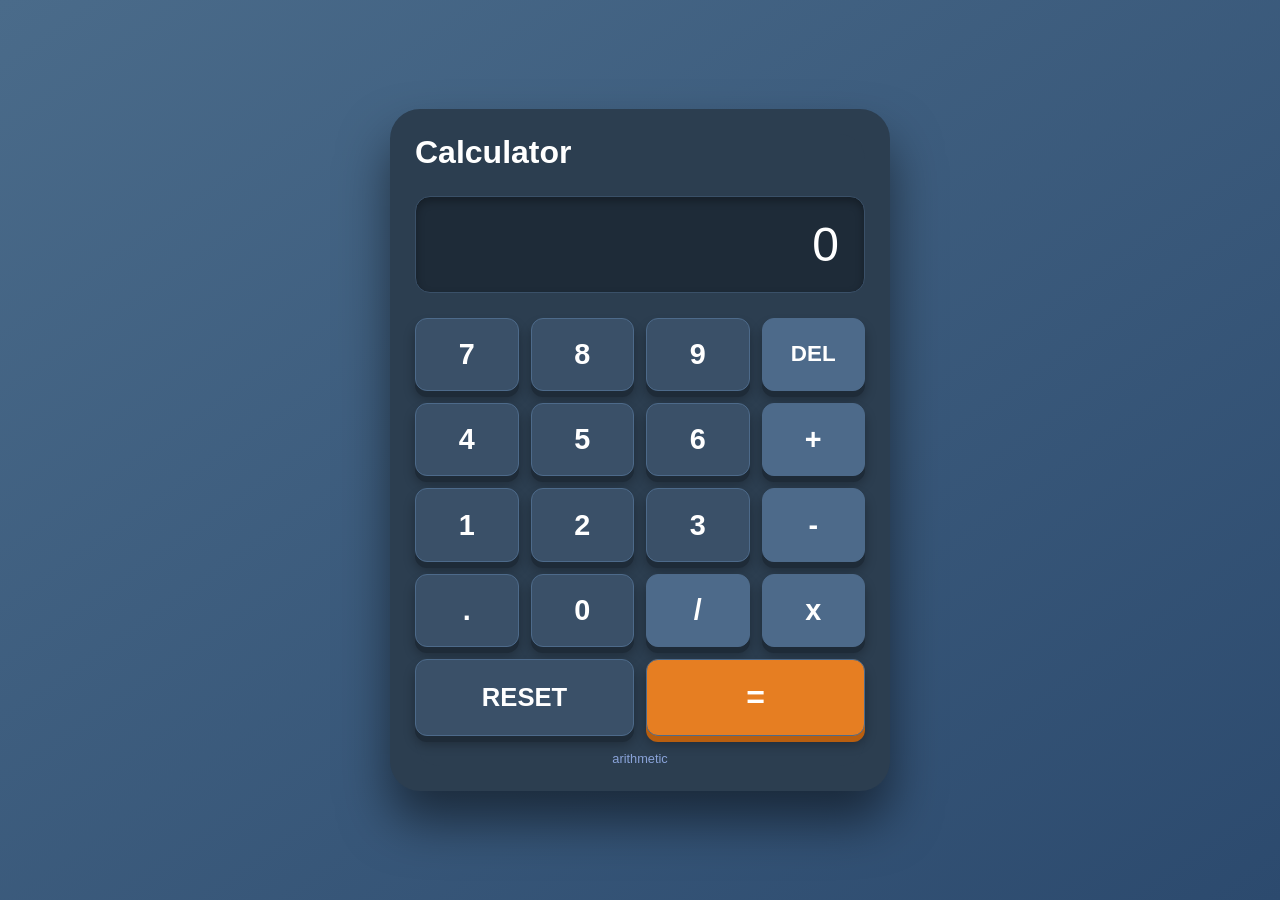
<file: Calculator/index.html>
<!DOCTYPE html>
<html lang="en">

<head>
    <meta charset="UTF-8">
    <title>Calculator UI</title>
    <link rel="stylesheet" href="style.css">
</head>

<body>

    <div class="calculator">
        <div class="calculator-inner">

            <div class="header">
                <div class="logo">Calculator</div>
            </div>

            <div class="display">
                <input type="text" class="result-field" value="0">
            </div>

            <div class="buttons">

                <button class="btn">7</button>
                <button class="btn">8</button>
                <button class="btn">9</button>
                <button class="btn operator del">DEL</button>

                <button class="btn">4</button>
                <button class="btn">5</button>
                <button class="btn">6</button>
                <button class="btn operator">+</button>

                <button class="btn">1</button>
                <button class="btn">2</button>
                <button class="btn">3</button>
                <button class="btn operator">-</button>

                <button class="btn">.</button>
                <button class="btn">0</button>
                <button class="btn operator">/</button>
                <button class="btn operator">x</button>

                <button class="btn reset">RESET</button>
                <button class="btn equals">=</button>

            </div>

            <div class="credit">
                arithmetic
            </div>

        </div>
    </div>

</body>

</html>
</file>
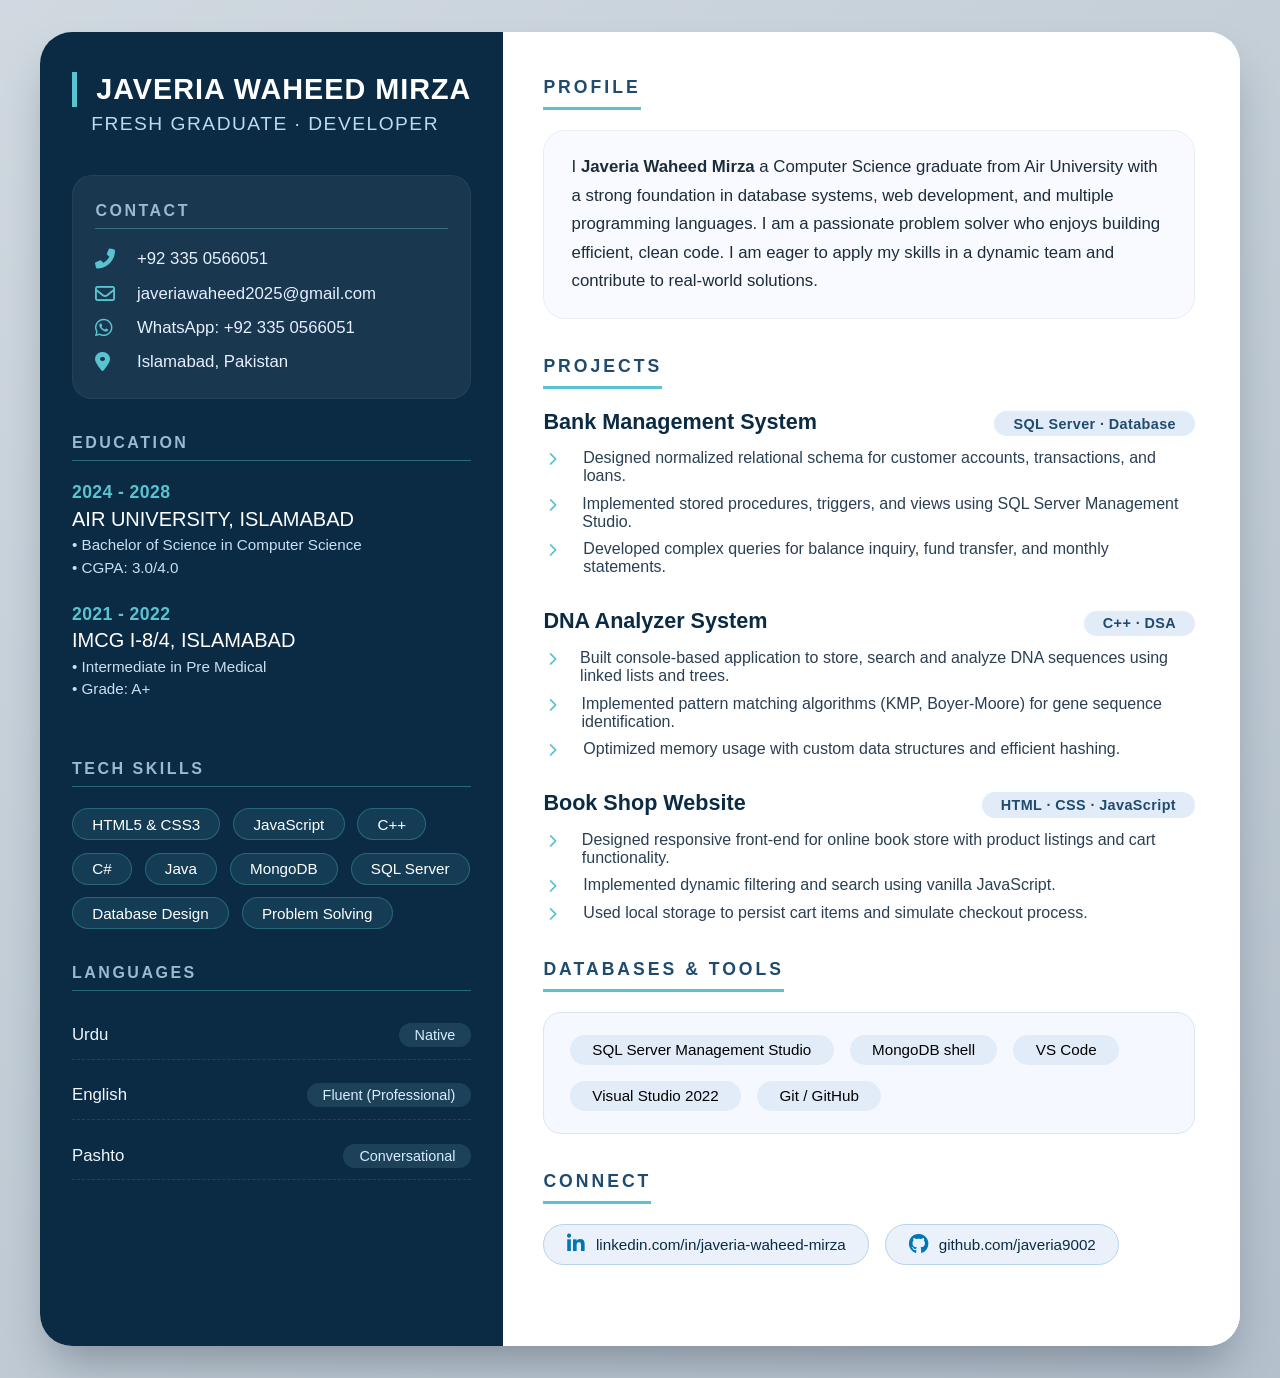
<file: CV/index.html>
<!DOCTYPE html>
<html lang="en">
<head>
    <meta charset="UTF-8">
    <meta name="viewport" content="width=device-width, initial-scale=1.0">
    <title>Javeria Waheed Mirza · CV</title>
    <link rel="stylesheet" href="https://cdnjs.cloudflare.com/ajax/libs/font-awesome/6.0.0-beta3/css/all.min.css">
    <link rel="stylesheet" href="style.css">
</head>
<body>
    <div class="cv-card">
        <div class="left-panel">
            <div class="name-title">
                <h1>JAVERIA WAHEED MIRZA</h1>
                <h2>FRESH GRADUATE · DEVELOPER</h2>
            </div>

            <div class="contact-section">
                <div class="section-title">CONTACT</div>
                <div class="contact-detail">
                    <div class="contact-item"><i class="fas fa-phone-alt"></i> +92 335 0566051</div>
                    <div class="contact-item"><i class="far fa-envelope"></i> javeriawaheed2025@gmail.com</div>
                    <div class="contact-item"><i class="fab fa-whatsapp"></i> WhatsApp: +92 335 0566051</div>
                    <div class="contact-item"><i class="fas fa-map-marker-alt"></i> Islamabad, Pakistan</div>
                </div>
            </div>

            <div>
                <div class="section-title">EDUCATION</div>
                <div class="edu-block">
                    <div class="edu-years">2024 - 2028</div>
                    <div class="edu-school">AIR UNIVERSITY, ISLAMABAD</div>
                    <div class="edu-desc">• Bachelor of Science in Computer Science<br>• CGPA: 3.0/4.0</div>
                </div>
                <div class="edu-block">
                    <div class="edu-years">2021 - 2022</div>
                    <div class="edu-school">IMCG I-8/4, ISLAMABAD</div>
                    <div class="edu-desc">• Intermediate in Pre Medical<br>• Grade: A+</div>
                </div>
            </div>

            <div>
                <div class="section-title">TECH SKILLS</div>
                <div class="skill-tags">
                    <span class="skill-tag">HTML5 & CSS3</span>
                    <span class="skill-tag">JavaScript</span>
                    <span class="skill-tag">C++</span>
                    <span class="skill-tag">C#</span>
                    <span class="skill-tag">Java</span>
                    <span class="skill-tag">MongoDB</span>
                    <span class="skill-tag">SQL Server</span>
                    <span class="skill-tag">Database Design</span>
                    <span class="skill-tag">Problem Solving</span>
                </div>
            </div>

            <div>
                <div class="section-title">LANGUAGES</div>
                <div class="lang-tags">
                    <div class="lang-item"><span class="lang-name">Urdu</span><span class="lang-level">Native</span></div>
                    <div class="lang-item"><span class="lang-name">English</span><span class="lang-level">Fluent (Professional)</span></div>
                    <div class="lang-item"><span class="lang-name">Pashto</span><span class="lang-level">Conversational</span></div>
                </div>
            </div>
        </div>

        <div class="right-panel">
            <div class="right-section">
                <div class="right-title">PROFILE</div>
                <div class="profile-text">
                    I <strong>Javeria Waheed Mirza</strong> a Computer Science graduate from Air University with a strong foundation in database systems, web development, and multiple programming languages. I am a passionate problem solver who enjoys building efficient, clean code. I am eager to apply my skills in a dynamic team and contribute to real-world solutions.
                </div>
            </div>

            <div class="right-section">
                <div class="right-title">PROJECTS</div>
                
                <div class="work-item">
                    <div class="work-header">
                        <span class="work-company">Bank Management System</span>
                        <span class="work-date">SQL Server · Database</span>
                    </div>
                    <ul class="work-bullets">
                        <li><i class="fas fa-chevron-right"></i> Designed normalized relational schema for customer accounts, transactions, and loans.</li>
                        <li><i class="fas fa-chevron-right"></i> Implemented stored procedures, triggers, and views using SQL Server Management Studio.</li>
                        <li><i class="fas fa-chevron-right"></i> Developed complex queries for balance inquiry, fund transfer, and monthly statements.</li>
                    </ul>
                </div>

                <div class="work-item">
                    <div class="work-header">
                        <span class="work-company">DNA Analyzer System</span>
                        <span class="work-date">C++ · DSA</span>
                    </div>
                    <ul class="work-bullets">
                        <li><i class="fas fa-chevron-right"></i> Built console-based application to store, search and analyze DNA sequences using linked lists and trees.</li>
                        <li><i class="fas fa-chevron-right"></i> Implemented pattern matching algorithms (KMP, Boyer-Moore) for gene sequence identification.</li>
                        <li><i class="fas fa-chevron-right"></i> Optimized memory usage with custom data structures and efficient hashing.</li>
                    </ul>
                </div>

                <div class="work-item">
                    <div class="work-header">
                        <span class="work-company">Book Shop Website</span>
                        <span class="work-date">HTML · CSS · JavaScript</span>
                    </div>
                    <ul class="work-bullets">
                        <li><i class="fas fa-chevron-right"></i> Designed responsive front-end for online book store with product listings and cart functionality.</li>
                        <li><i class="fas fa-chevron-right"></i> Implemented dynamic filtering and search using vanilla JavaScript.</li>
                        <li><i class="fas fa-chevron-right"></i> Used local storage to persist cart items and simulate checkout process.</li>
                    </ul>
                </div>
            </div>

            <div class="right-section">
                <div class="right-title">DATABASES & TOOLS</div>
                <div class="ref-single" style="justify-content: flex-start; gap: 1rem; flex-wrap: wrap;">
                    <span style="background:#e2ecf9; padding:0.4rem 1.4rem; border-radius:30px; font-size:0.95rem;">SQL Server Management Studio</span>
                    <span style="background:#e2ecf9; padding:0.4rem 1.4rem; border-radius:30px; font-size:0.95rem;">MongoDB shell</span>
                    <span style="background:#e2ecf9; padding:0.4rem 1.4rem; border-radius:30px; font-size:0.95rem;">VS Code</span>
                    <span style="background:#e2ecf9; padding:0.4rem 1.4rem; border-radius:30px; font-size:0.95rem;">Visual Studio 2022</span>
                    <span style="background:#e2ecf9; padding:0.4rem 1.4rem; border-radius:30px; font-size:0.95rem;">Git / GitHub</span>
                </div>
            </div>

            <div class="right-section">
                <div class="right-title">CONNECT</div>
                <div class="social-links-row">
                    <a href="https://www.linkedin.com/in/javeria-waheed-mirza-bb881639a/" target="_blank" class="social-link"><i class="fab fa-linkedin-in"></i> linkedin.com/in/javeria-waheed-mirza</a>
                    <a href="https://github.com/javeria9002" target="_blank" class="social-link"><i class="fab fa-github"></i> github.com/javeria9002</a>
                </div>
            </div>
        </div>
    </div>
</body>
</html>
</file>
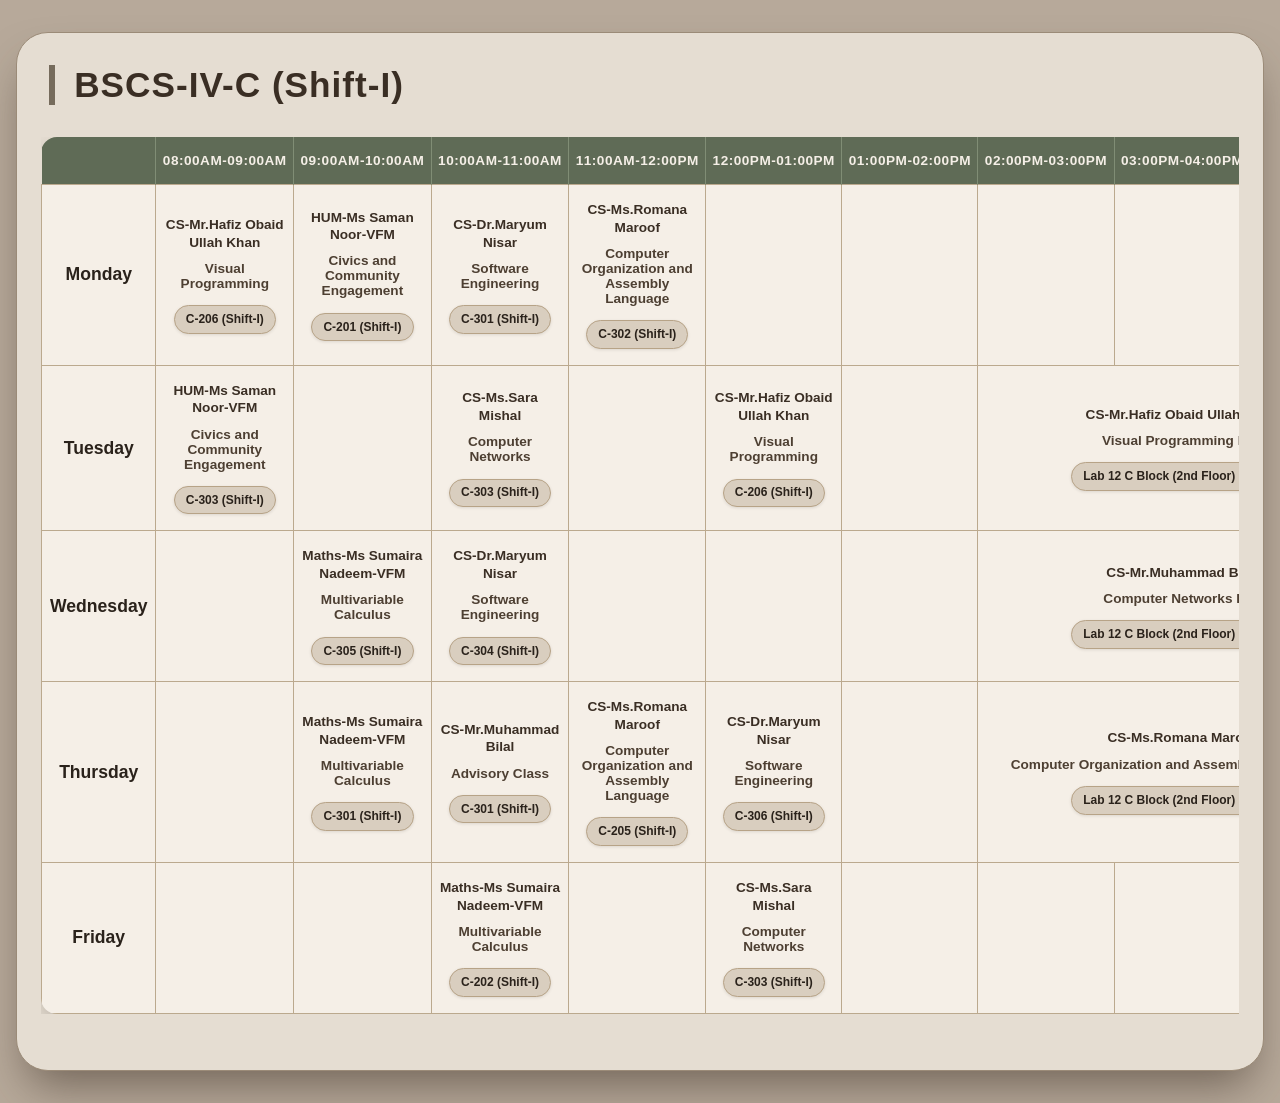
<file: TimeTable/index.html>
<!DOCTYPE html>
<html lang="en">
<head>
    <meta charset="UTF-8">
    <meta name="viewport" content="width=device-width, initial-scale=1.0">
    <title>BSCS-IV-C (Shift-I) Timetable</title>
    <link rel="stylesheet" href="https://cdnjs.cloudflare.com/ajax/libs/font-awesome/6.0.0-beta3/css/all.min.css">
    <link rel="stylesheet" href="style.css">
</head>
<body>
    <div class="timetable-container">
        <div class="header">
            <div class="class-title">BSCS-IV-C (Shift-I)</div>
        </div>

        <div class="table-wrapper">
            <table class="timetable">
                <thead>
                    <tr>
                        <th></th>
                        <th>08:00am-09:00am</th>
                        <th>09:00am-10:00am</th>
                        <th>10:00am-11:00am</th>
                        <th>11:00am-12:00pm</th>
                        <th>12:00pm-01:00pm</th>
                        <th>01:00pm-02:00pm</th>
                        <th>02:00pm-03:00pm</th>
                        <th>03:00pm-04:00pm</th>
                        <th>04:00pm-05:00pm</th>
                    </tr>
                </thead>
                <tbody>
                    <!-- MONDAY -->
                    <tr>
                        <td class="day-col">Monday</td>
                        <td>
                            <div class="instructor">CS-Mr.Hafiz Obaid Ullah Khan</div>
                            <div class="course">Visual Programming</div>
                            <div class="room">C-206 (Shift-I)</div>
                        </td>
                        <td>
                            <div class="instructor">HUM-Ms Saman Noor-VFM</div>
                            <div class="course">Civics and Community Engagement</div>
                            <div class="room">C-201 (Shift-I)</div>
                        </td>
                        <td>
                            <div class="instructor">CS-Dr.Maryum Nisar</div>
                            <div class="course">Software Engineering</div>
                            <div class="room">C-301 (Shift-I)</div>
                        </td>
                        <td>
                            <div class="instructor">CS-Ms.Romana Maroof</div>
                            <div class="course">Computer Organization and Assembly Language</div>
                            <div class="room">C-302 (Shift-I)</div>
                        </td>
                        <td class="empty-cell"></td>
                        <td class="empty-cell"></td>
                        <td class="empty-cell"></td>
                        <td class="empty-cell"></td>
                        <td class="empty-cell"></td>
                    </tr>

                    <!-- TUESDAY -->
                    <tr>
                        <td class="day-col">Tuesday</td>
                        <td>
                            <div class="instructor">HUM-Ms Saman Noor-VFM</div>
                            <div class="course">Civics and Community Engagement</div>
                            <div class="room">C-303 (Shift-I)</div>
                        </td>
                        <td class="empty-cell"></td>
                        <td>
                            <div class="instructor">CS-Ms.Sara Mishal</div>
                            <div class="course">Computer Networks</div>
                            <div class="room">C-303 (Shift-I)</div>
                        </td>
                        <td class="empty-cell"></td>
                        <td>
                            <div class="instructor">CS-Mr.Hafiz Obaid Ullah Khan</div>
                            <div class="course">Visual Programming</div>
                            <div class="room">C-206 (Shift-I)</div>
                        </td>
                        <td class="empty-cell"></td>
                        <td colspan="3" class="lab-cell">
                            <div class="instructor">CS-Mr.Hafiz Obaid Ullah Khan</div>
                            <div class="course">Visual Programming Lab</div>
                            <div class="room">Lab 12 C Block (2nd Floor) (Shift-I)</div>
                        </td>
                    </tr>

                    <!-- WEDNESDAY -->
                    <tr>
                        <td class="day-col">Wednesday</td>
                        <td class="empty-cell"></td>
                        <td>
                            <div class="instructor">Maths-Ms Sumaira Nadeem-VFM</div>
                            <div class="course">Multivariable Calculus</div>
                            <div class="room">C-305 (Shift-I)</div>
                        </td>
                        <td>
                            <div class="instructor">CS-Dr.Maryum Nisar</div>
                            <div class="course">Software Engineering</div>
                            <div class="room">C-304 (Shift-I)</div>
                        </td>
                        <td class="empty-cell"></td>
                        <td class="empty-cell"></td>
                        <td class="empty-cell"></td>
                        <td colspan="3" class="lab-cell">
                            <div class="instructor">CS-Mr.Muhammad Bilal</div>
                            <div class="course">Computer Networks Lab</div>
                            <div class="room">Lab 12 C Block (2nd Floor) (Shift-I)</div>
                        </td>
                    </tr>

                    <!-- THURSDAY -->
                    <tr>
                        <td class="day-col">Thursday</td>
                        <td class="empty-cell"></td>
                        <td>
                            <div class="instructor">Maths-Ms Sumaira Nadeem-VFM</div>
                            <div class="course">Multivariable Calculus</div>
                            <div class="room">C-301 (Shift-I)</div>
                        </td>
                        <td>
                            <div class="instructor">CS-Mr.Muhammad Bilal</div>
                            <div class="course">Advisory Class</div>
                            <div class="room">C-301 (Shift-I)</div>
                        </td>
                        <td>
                            <div class="instructor">CS-Ms.Romana Maroof</div>
                            <div class="course">Computer Organization and Assembly Language</div>
                            <div class="room">C-205 (Shift-I)</div>
                        </td>
                        <td>
                            <div class="instructor">CS-Dr.Maryum Nisar</div>
                            <div class="course">Software Engineering</div>
                            <div class="room">C-306 (Shift-I)</div>
                        </td>
                        <td class="empty-cell"></td>
                        <td colspan="3" class="lab-cell">
                            <div class="instructor">CS-Ms.Romana Maroof</div>
                            <div class="course">Computer Organization and Assembly Language Lab</div>
                            <div class="room">Lab 12 C Block (2nd Floor) (Shift-I)</div>
                        </td>
                    </tr>

                    <!-- FRIDAY -->
                    <tr>
                        <td class="day-col">Friday</td>
                        <td class="empty-cell"></td>
                        <td class="empty-cell"></td>
                        <td>
                            <div class="instructor">Maths-Ms Sumaira Nadeem-VFM</div>
                            <div class="course">Multivariable Calculus</div>
                            <div class="room">C-202 (Shift-I)</div>
                        </td>
                        <td class="empty-cell"></td>
                        <td>
                            <div class="instructor">CS-Ms.Sara Mishal</div>
                            <div class="course">Computer Networks</div>
                            <div class="room">C-303 (Shift-I)</div>
                        </td>
                        <td class="empty-cell"></td>
                        <td class="empty-cell"></td>
                        <td class="empty-cell"></td>
                        <td class="empty-cell"></td>
                    </tr>
                </tbody>
            </table>
        </div>
    </div>
</body>
</html>
</file>
<file: Calculator/style.css>
*{
margin:0;
padding:0;
box-sizing:border-box;
font-family: 'Segoe UI', sans-serif;
}

body{
background: linear-gradient(145deg,#4a6b8a,#2c4a6e);
height:100vh;
display:flex;
justify-content:center;
align-items:center;
}

.calculator{
width:500px;
background:#2c3e50;
border-radius:30px;
padding:25px;
box-shadow:0 30px 50px rgba(0,0,0,0.5);
}

.calculator-inner{
background:#2c3e50;
border-radius:25px;
}

.header{
margin-bottom:25px;
}

.logo{
color:white;
font-size:2rem;
font-weight:600;
}

.display{
background:#1e2b38;
border-radius:15px;
padding:20px 25px;
margin-bottom:25px;
box-shadow:inset 0 4px 8px rgba(0,0,0,0.3);
border:1px solid #3a5068;
}

.result-field{
width:100%;
background:transparent;
border:none;
outline:none;
font-size:3rem;
color:white;
text-align:right;
}

.buttons{
display:grid;
grid-template-columns:repeat(4,1fr);
gap:12px;
}

.btn{
border:none;
border-radius:12px;
padding:1.2rem 0.5rem;
font-size:1.8rem;
font-weight:600;
cursor:pointer;
background:#3a5068;
color:white;
box-shadow:0 6px 0 #1e2b38,0 8px 12px rgba(0,0,0,0.3);
border:1px solid #4d6a8a;
}

.btn:active{
transform:translateY(5px);
box-shadow:0 1px 0 #1e2b38,0 5px 10px rgba(0,0,0,0.3);
}

.operator{
background:#4d6a8a;
}

.del{
font-size:1.4rem;
}

.reset{
grid-column:span 2;
font-size:1.6rem;
}

.equals{
background:#e67e22;
grid-column:span 2;
font-size:2rem;
box-shadow:0 6px 0 #b85e0f,0 8px 12px rgba(0,0,0,0.3);
}

.credit{
text-align:center;
color:#8aa3d9;
font-size:0.8rem;
margin-top:15px;
}
</file>
<file: CV/style.css>
* {
    margin: 0;
    padding: 0;
    box-sizing: border-box;
}

body {
    background: linear-gradient(145deg, #d0d9e0 0%, #b4c0cc 100%);
    font-family: 'Calibri', 'Arial', 'Helvetica', 'Segoe UI', Roboto, sans-serif;
    display: flex;
    justify-content: center;
    align-items: center;
    min-height: 100vh;
    padding: 2rem 1rem;
}

.cv-card {
    max-width: 1200px;
    width: 100%;
    background-color: #ffffff;
    border-radius: 32px;
    box-shadow: 0 25px 45px -12px rgba(18, 31, 48, 0.35);
    display: grid;
    grid-template-columns: 1fr 2.2fr;
    overflow: hidden;
    transition: all 0.2s ease;
}

.left-panel {
    background-color: #0b2b44;
    color: #f0f6fc;
    padding: 2.5rem 2rem;
    display: flex;
    flex-direction: column;
    gap: 2.2rem;
}

.right-panel {
    background-color: white;
    padding: 2.8rem 2.8rem 2.8rem 2.5rem;
}

.name-title {
    margin-bottom: 0.3rem;
}

.name-title h1 {
    font-size: 1.8rem;
    font-weight: 600;
    letter-spacing: 1px;
    line-height: 1.2;
    color: white;
    margin-bottom: 0.4rem;
    border-left: 5px solid #59c3d0;
    padding-left: 1.2rem;
    white-space: nowrap;
}

.name-title h2 {
    font-size: 1.2rem;
    font-weight: 400;
    color: #bfd9f0;
    letter-spacing: 1.5px;
    margin-left: 1.2rem;
    margin-top: 0.3rem;
    text-transform: uppercase;
}

.contact-section {
    background: rgba(255, 255, 255, 0.06);
    border-radius: 20px;
    padding: 1.6rem 1.4rem;
    border: 1px solid rgba(255,255,255,0.05);
}

.section-title {
    font-size: 1rem;
    text-transform: uppercase;
    letter-spacing: 2.5px;
    font-weight: 600;
    color: #9bbad0;
    margin-bottom: 1.3rem;
    border-bottom: 1px solid rgba(89, 195, 208, 0.4);
    padding-bottom: 0.5rem;
}

.contact-detail {
    display: flex;
    flex-direction: column;
    gap: 0.9rem;
}

.contact-item {
    display: flex;
    align-items: center;
    gap: 1rem;
    font-size: 1.05rem;
    color: #e5efff;
    word-break: break-word;
    white-space: nowrap;
}

.contact-item i {
    width: 1.6rem;
    font-size: 1.25rem;
    color: #59c3d0;
    flex-shrink: 0;
}

.contact-item a {
    color: #e5efff;
    text-decoration: none;
    border-bottom: 1px dotted rgba(255,255,255,0.3);
}

.contact-item a:hover {
    color: white;
    border-bottom: 1px solid #59c3d0;
}

.edu-block {
    margin-bottom: 1.5rem;
}

.edu-years {
    font-weight: 600;
    color: #59c3d0;
    font-size: 1.1rem;
    letter-spacing: 0.4px;
}

.edu-school {
    font-weight: 500;
    font-size: 1.25rem;
    margin: 0.3rem 0 0.2rem;
    color: white;
}

.edu-desc {
    font-size: 0.95rem;
    color: #c9dff2;
    line-height: 1.5;
}

.skill-tags, .lang-tags {
    display: flex;
    flex-wrap: wrap;
    gap: 0.8rem;
    margin-top: 1rem;
}

.skill-tag {
    background: rgba(89, 195, 208, 0.12);
    border: 1px solid rgba(89, 195, 208, 0.3);
    padding: 0.4rem 1.2rem;
    border-radius: 30px;
    font-size: 0.95rem;
    font-weight: 400;
    color: white;
}

.lang-item {
    width: 100%;
    display: flex;
    justify-content: space-between;
    align-items: center;
    border-bottom: 1px dashed rgba(255,255,255,0.1);
    padding: 0.7rem 0;
}

.lang-name {
    font-weight: 500;
    font-size: 1.05rem;
}

.lang-level {
    font-size: 0.9rem;
    background: #1e415a;
    padding: 0.25rem 1rem;
    border-radius: 20px;
    color: #d4edff;
}

.right-section {
    margin-bottom: 2.3rem;
}

.right-title {
    font-size: 1.1rem;
    text-transform: uppercase;
    letter-spacing: 3px;
    font-weight: 600;
    color: #1f4b6e;
    border-bottom: 3px solid #59c3d0;
    padding-bottom: 0.6rem;
    margin-bottom: 1.2rem;
    display: inline-block;
}

.profile-text {
    font-size: 1.05rem;
    line-height: 1.7;
    color: #1d2c3a;
    margin-bottom: 0.5rem;
    background: #f8faff;
    padding: 1.4rem 1.7rem;
    border-radius: 22px;
    border: 1px solid #e9edf4;
}

.work-item {
    margin-bottom: 2rem;
}

.work-header {
    display: flex;
    flex-wrap: wrap;
    align-items: baseline;
    justify-content: space-between;
    margin-bottom: 0.3rem;
}

.work-company {
    font-weight: 700;
    font-size: 1.35rem;
    color: #0b2b44;
}

.work-role {
    font-weight: 500;
    color: #33658a;
    margin-left: 0.3rem;
    font-size: 1.05rem;
}

.work-date {
    background: #e2ecf9;
    padding: 0.3rem 1.2rem;
    border-radius: 30px;
    font-size: 0.9rem;
    font-weight: 600;
    color: #1f4b6e;
    letter-spacing: 0.4px;
}

.work-bullets {
    list-style: none;
    margin-top: 0.8rem;
    padding-left: 0.3rem;
}

.work-bullets li {
    font-size: 1rem;
    margin-bottom: 0.6rem;
    display: flex;
    gap: 1rem;
    color: #2b3f53;
}

.work-bullets li i {
    color: #59c3d0;
    font-size: 0.85rem;
    margin-top: 0.25rem;
    width: 1.2rem;
}

.ref-single {
    background: #f5f9ff;
    border-radius: 18px;
    padding: 1.4rem 1.6rem;
    display: flex;
    flex-wrap: wrap;
    justify-content: space-between;
    align-items: center;
    border: 1px solid #dbe4f0;
}

.social-links-row {
    display: flex;
    flex-wrap: wrap;
    gap: 1rem;
    align-items: center;
}

.social-link {
    display: inline-flex;
    align-items: center;
    gap: 0.7rem;
    background: #eaf1fb;
    padding: 0.6rem 1.4rem;
    border-radius: 40px;
    color: #0b2b44;
    text-decoration: none;
    font-weight: 500;
    font-size: 0.95rem;
    border: 1px solid #b7d3e9;
    transition: 0.2s;
}

.social-link i {
    color: #0077b5;
    font-size: 1.25rem;
}

.social-link:hover {
    background: #d2e5fc;
    border-color: #59c3d0;
}

@media (max-width: 950px) {
    .name-title h1 {
        white-space: normal;
        font-size: 1.1rem;
    }
}

@media (max-width: 750px) {
    .cv-card {
        grid-template-columns: 1fr;
    }
    
    .contact-item {
        white-space: normal;
    }
    
    .social-links-row {
        flex-direction: column;
        align-items: flex-start;
    }
}
</file>
<file: TimeTable/style.css>
* {
    margin: 0;
    padding: 0;
    box-sizing: border-box;
}

body {
    background: #b7a99a;
    font-family: 'Calibri', 'Arial', 'Helvetica', 'Segoe UI', sans-serif;
    display: flex;
    justify-content: center;
    align-items: center;
    min-height: 100vh;
    padding: 2rem 1rem;
}

.timetable-container {
    max-width: 1400px;
    width: 100%;
    background: #e5ddd2;
    border-radius: 32px;
    box-shadow: 0 25px 45px -12px #3a2e2490;
    padding: 2rem 1.5rem;
    border: 1px solid #9b8b78;
}

.header {
    display: flex;
    align-items: center;
    margin-bottom: 2rem;
    padding: 0 0.5rem;
}

.class-title {
    font-size: 2.2rem;
    font-weight: 700;
    color: #3a2e24;
    letter-spacing: 1px;
    border-left: 6px solid #766b5c;
    padding-left: 1.2rem;
}

.table-wrapper {
    overflow-x: auto;
    margin-bottom: 1.5rem;
}

.timetable {
    width: 100%;
    border-collapse: collapse;
    background: #e5ddd2;
    border-radius: 16px;
    overflow: hidden;
    box-shadow: 0 8px 16px #3a2e2430;
    font-size: 0.9rem;
    min-width: 1100px;
}

.timetable th {
    background-color: #5f6b56;
    color: #f5efe7;
    font-weight: 600;
    padding: 1rem 0.4rem;
    text-align: center;
    border-right: 1px solid #808d75;
    font-size: 0.85rem;
    white-space: nowrap;
    text-transform: uppercase;
    letter-spacing: 0.5px;
}

.timetable th:last-child {
    border-right: none;
}

.timetable td {
    border: 1px solid #bba98e;
    padding: 1rem 0.5rem;
    vertical-align: middle;
    text-align: center;
    background-color: #f5efe7;
    min-width: 110px;
    height: 130px;
}

.timetable td.lab-cell {
    background-color: #f5efe7;
    border: 1px solid #bba98e;
    text-align: center;
    vertical-align: middle;
}

.day-col {
    background-color: #bba98e;
    font-weight: 700;
    color: #2a221b;
    font-size: 1.1rem;
    text-align: center;
    width: 80px;
    border-right: 2px solid #9b8b78;
    vertical-align: middle;
}

.instructor {
    font-weight: 700;
    color: #3a2e24;
    font-size: 0.85rem;
    margin-bottom: 0.6rem;
    line-height: 1.3;
    text-align: center;
}

.course {
    font-size: 0.85rem;
    color: #4d3f32;
    margin-bottom: 0.6rem;
    font-weight: 600;
    text-align: center;
}

.room {
    display: inline-block;
    background: #d9cebf;
    padding: 0.3rem 0.7rem;
    border-radius: 20px;
    font-size: 0.75rem;
    font-weight: 600;
    color: #2a221b;
    border: 1px solid #b7a387;
    margin: 0.3rem auto 0 auto;
    white-space: normal;
    word-break: break-word;
    max-width: 100%;
    line-height: 1.4;
    text-align: center;
    box-shadow: 0 1px 3px #3a2e2420;
}

.empty-cell {
    background-color: #ede4d9;
}

@media (max-width: 750px) {
    .header {
        flex-direction: column;
        align-items: flex-start;
        gap: 1rem;
    }
    
    .timetable td {
        padding: 0.8rem 0.4rem;
    }
}
</file>
